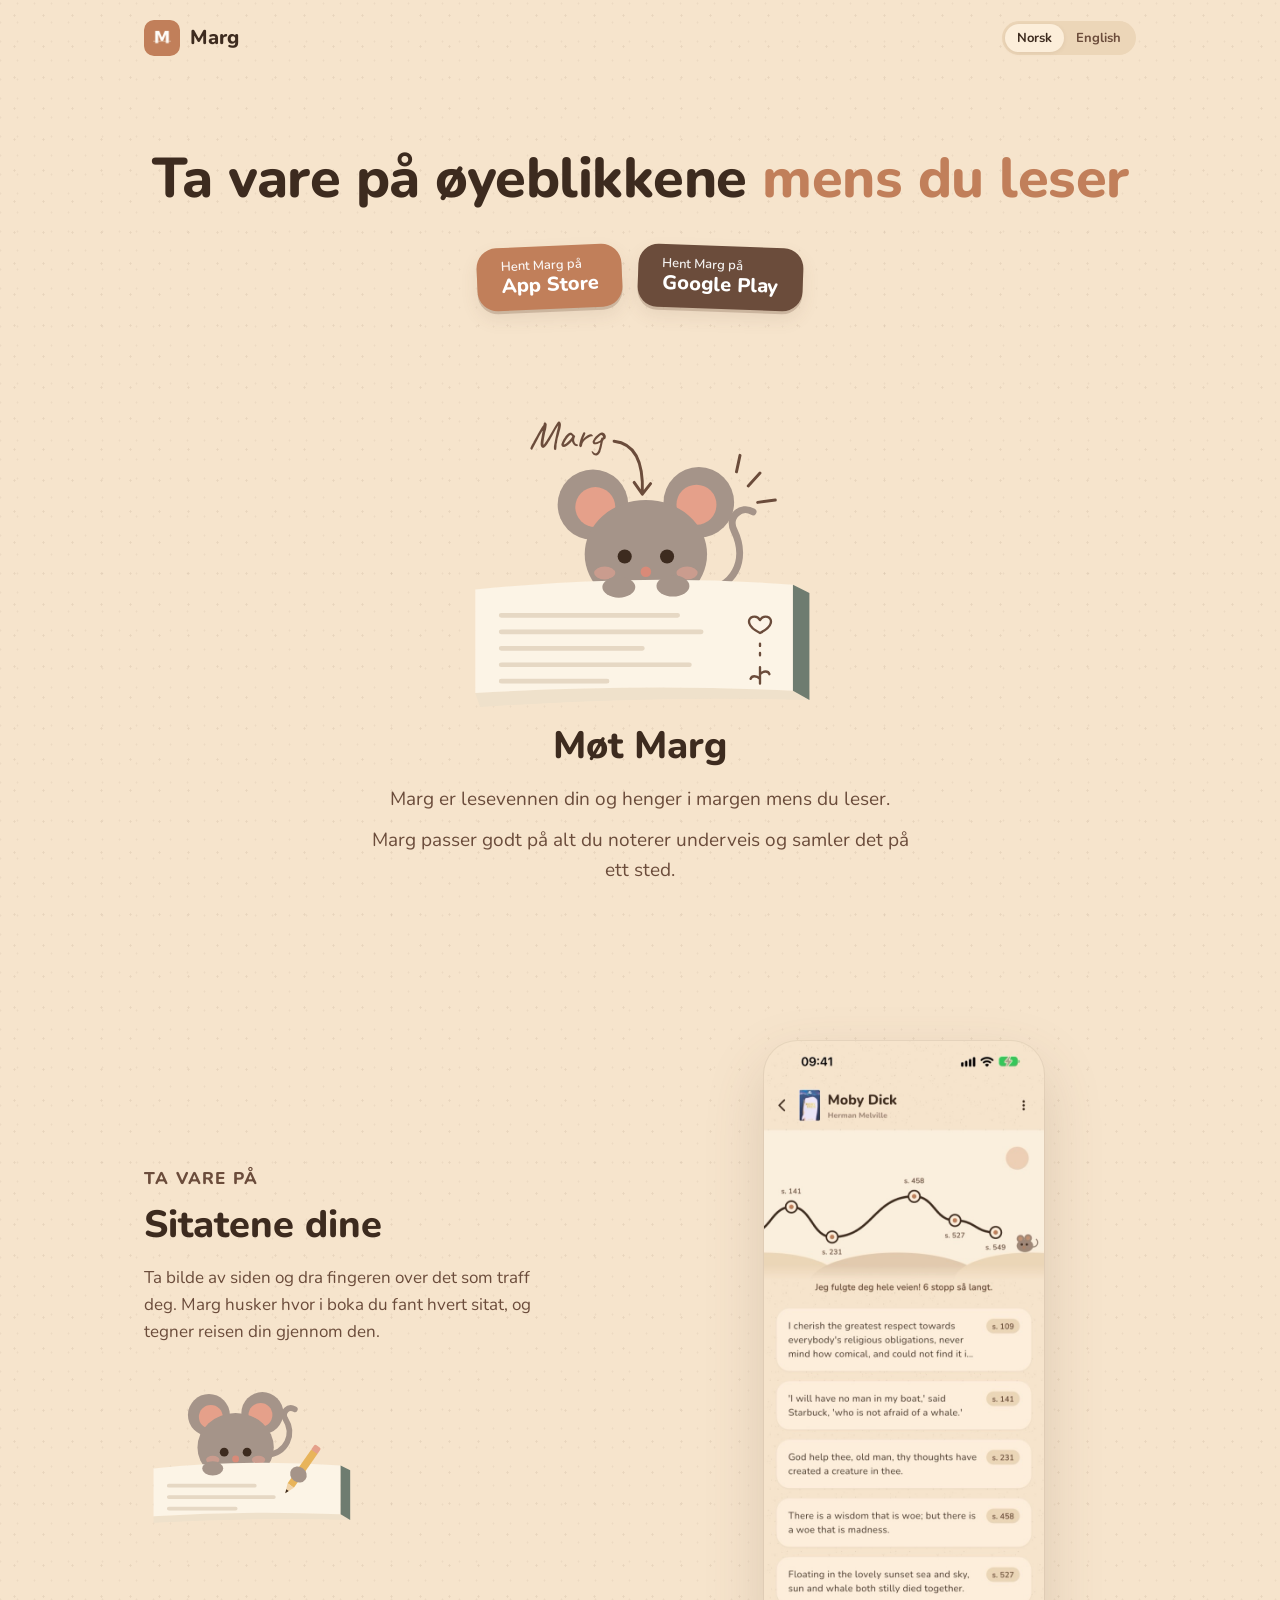
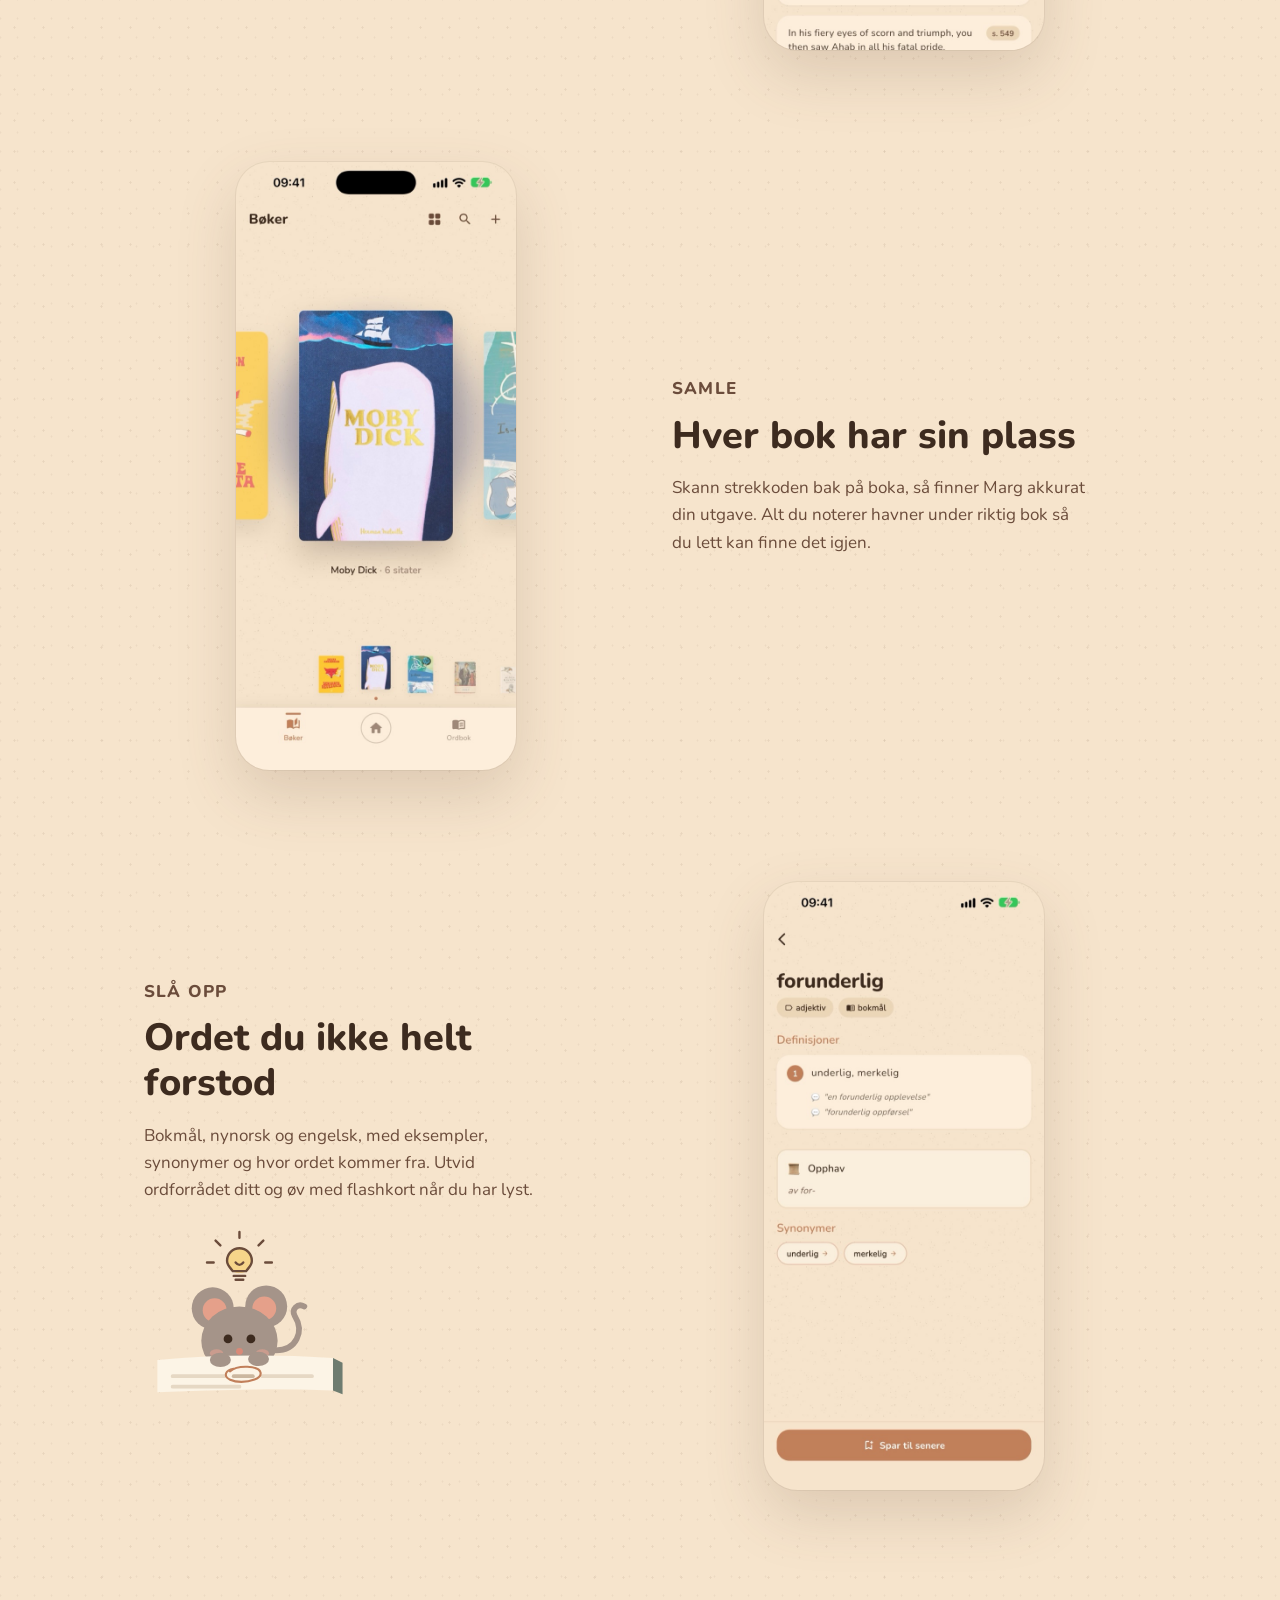
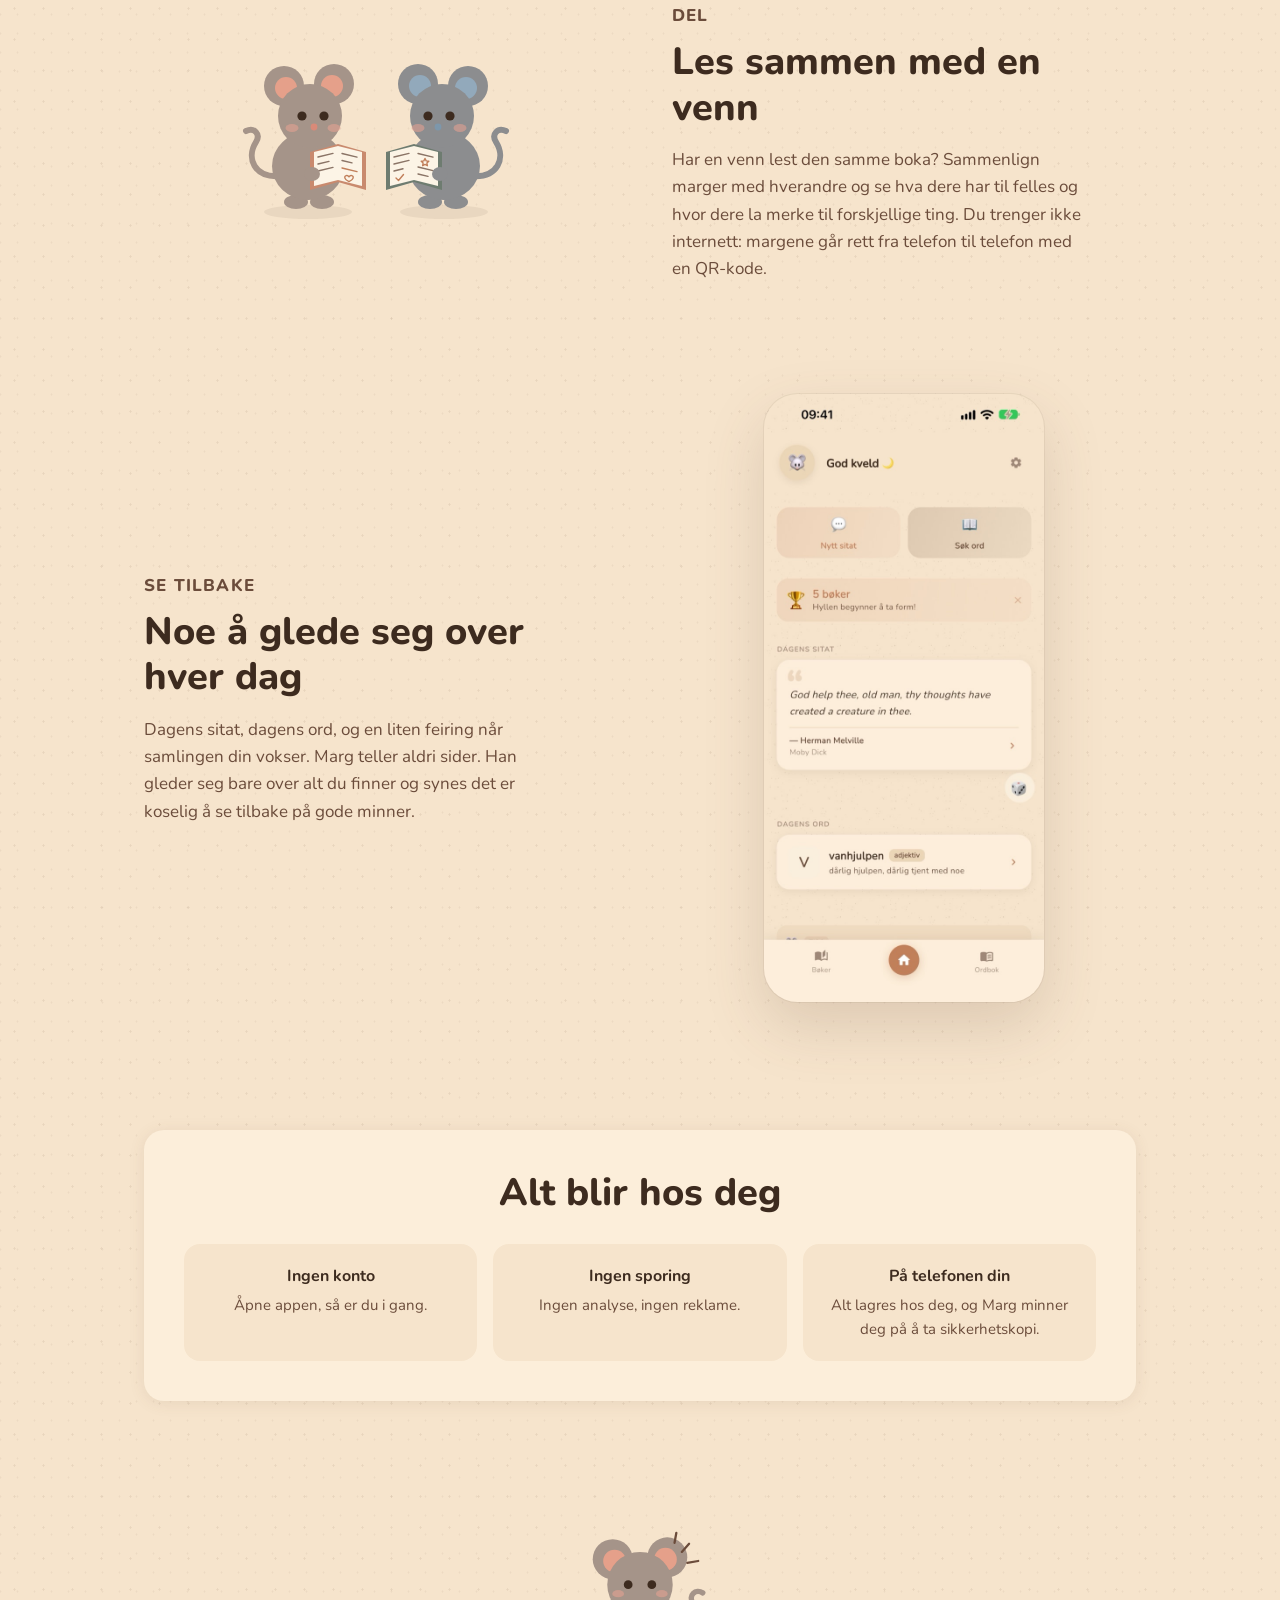
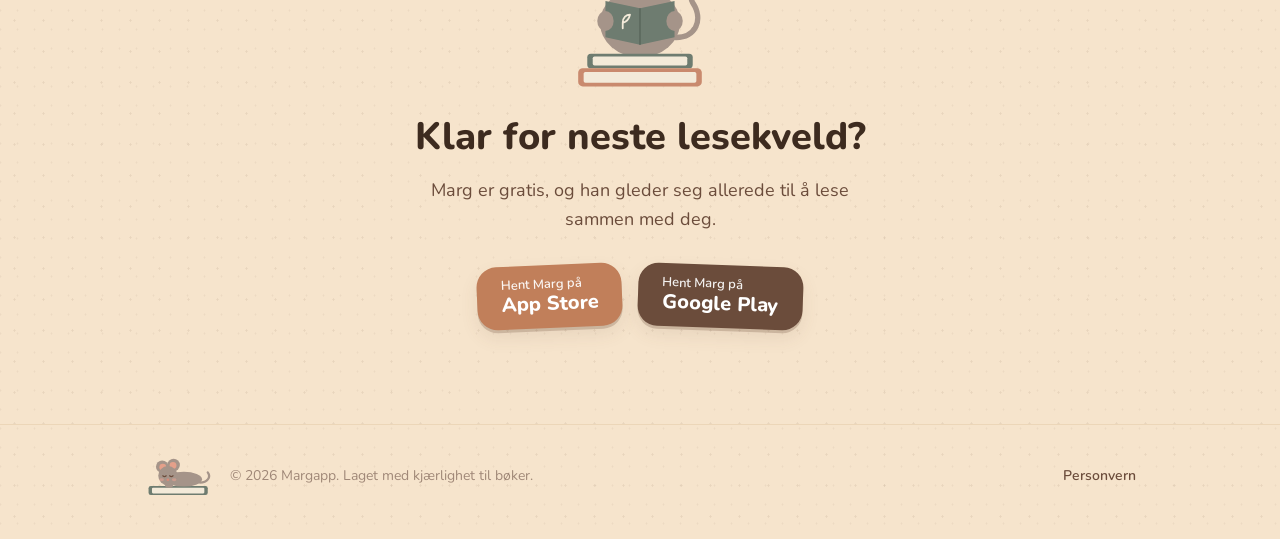
<file: index.html>
<!doctype html>
<html lang="no">
  <head>
    <meta charset="UTF-8" />
    <meta name="viewport" content="width=device-width, initial-scale=1.0" />
    <title>Marg</title>
    <meta
      name="description"
      content="Marg er en liten venn for deg som leser papirbøker. Ta vare på sitatene som stopper deg, slå opp ordene du lurer på, og se reisen din gjennom boka."
    />
    <meta name="theme-color" content="#F6E4CC" />
    <link rel="icon" type="image/x-icon" href="favicon.ico" />
    <link rel="icon" type="image/png" sizes="32x32" href="favicon-32.png" />
    <link rel="apple-touch-icon" sizes="180x180" href="apple-touch-icon.png" />
    <link rel="preconnect" href="https://fonts.googleapis.com" />
    <link rel="preconnect" href="https://fonts.gstatic.com" crossorigin />
    <link
      href="https://fonts.googleapis.com/css2?family=Caveat:wght@600&family=Nunito:ital,wght@0,400;0,600;0,700;0,800;1,400&display=swap"
      rel="stylesheet"
    />
    <link rel="stylesheet" href="marg/marg.css" />
    <style>
      :root {
        --parchment: #f6e4cc;
        --warm-white: #fceeda;
        --ink-brown: #3d2b1f;
        --walnut: #6b4c3b;
        --terracotta: #c17f5a;
        --copper: #d4956a;
        --sand: #ecd6b8;
        --light-sand: #faeedd;
        --sage: #d4e8c2;
        --muted-text: #a08878;
        --card-shadow: rgba(107, 76, 59, 0.1);
      }

      *,
      *::before,
      *::after {
        box-sizing: border-box;
        margin: 0;
        padding: 0;
      }
      html {
        scroll-behavior: smooth;
      }
      body {
        font-family: "Nunito", sans-serif;
        color: var(--ink-brown);
        line-height: 1.6;
        background-color: var(--parchment);
        /* Faint paper specks, like the app's background. */
        background-image:
          radial-gradient(rgba(107, 76, 59, 0.1) 0.8px, transparent 1.4px),
          radial-gradient(rgba(107, 76, 59, 0.07) 0.6px, transparent 1.2px);
        background-size:
          29px 31px,
          17px 19px;
        background-position:
          0 0,
          9px 13px;
        -webkit-font-smoothing: antialiased;
      }
      img {
        display: block;
        max-width: 100%;
      }
      a {
        color: inherit;
      }

      .wrap {
        max-width: 1040px;
        margin: 0 auto;
        padding: 0 24px;
      }

      /* Language: both versions live in the page, the body class picks one. */
      .lang-no [data-lang="en"],
      .lang-en [data-lang="no"] {
        display: none !important;
      }

      /* ── Header ────────────────────────────── */
      header {
        padding: 20px 0;
      }
      header .wrap {
        display: flex;
        align-items: center;
        justify-content: space-between;
        gap: 16px;
      }
      .logo {
        display: flex;
        align-items: center;
        gap: 10px;
        text-decoration: none;
      }
      .logo img {
        width: 36px;
        height: 36px;
        border-radius: 10px;
      }
      .logo span {
        font-size: 20px;
        font-weight: 800;
      }
      .lang-switch {
        display: flex;
        background: var(--sand);
        border-radius: 20px;
        padding: 3px;
      }
      .lang-switch button {
        border: 0;
        background: transparent;
        font: inherit;
        font-size: 13px;
        font-weight: 700;
        color: var(--walnut);
        padding: 4px 12px;
        border-radius: 16px;
        cursor: pointer;
      }
      .lang-switch button[aria-pressed="true"] {
        background: var(--warm-white);
        color: var(--ink-brown);
        box-shadow: 0 1px 4px var(--card-shadow);
      }

      /* ── Screenshots ───────────────────────── */
      .shot {
        width: 280px;
        height: auto;
        /* Matches the corner curve of the phone the screenshots came from. */
        border-radius: 12% / 5.5%;
        box-shadow:
          0 24px 60px rgba(107, 76, 59, 0.18),
          0 0 0 1px rgba(61, 43, 31, 0.06);
        background: var(--warm-white);
      }

      /* ── Hero ──────────────────────────────── */
      .hero {
        padding: 72px 0 96px;
        text-align: center;
      }
      .hero .wrap {
        display: flex;
        flex-direction: column;
        align-items: center;
      }
      /* ── Meet Marg ─────────────────────────── */
      .meet-marg {
        padding: 8px 0 72px;
        text-align: center;
      }
      h1 {
        font-size: clamp(36px, 5.2vw, 56px);
        font-weight: 800;
        line-height: 1.1;
        letter-spacing: -0.5px;
        margin-bottom: 20px;
      }
      h1 em {
        font-style: normal;
        color: var(--terracotta);
        white-space: nowrap;
      }
      .line-gap {
        display: block;
        height: 10px;
      }
      .lede {
        font-size: 19px;
        color: var(--walnut);
        max-width: 560px;
        margin: 0 auto 28px;
      }
      /* Two stickers stuck in the margin, a little askew. */
      .hero .stores {
        justify-content: center;
        margin-top: 12px;
      }
      .stores {
        display: flex;
        flex-wrap: wrap;
        gap: 16px;
        padding-top: 4px;
      }
      .store {
        display: inline-flex;
        align-items: center;
        background: var(--terracotta);
        color: white;
        border-radius: 20px;
        padding: 12px 24px 13px;
        font-size: 20px;
        font-weight: 800;
        line-height: 1.15;
        text-decoration: none;
        box-shadow:
          0 3px 0 rgba(107, 76, 59, 0.25),
          0 8px 18px var(--card-shadow);
        transform: rotate(-2.5deg);
        transition:
          transform 0.35s cubic-bezier(0.34, 1.8, 0.64, 1),
          box-shadow 0.35s ease;
      }
      .store-play {
        background: var(--walnut);
        transform: rotate(2deg);
      }
      .store-text {
        display: flex;
        flex-direction: column;
        align-items: flex-start;
      }
      html.on-ios .store-play,
      html.on-android .store-apple {
        display: none;
      }

      .store:hover,
      .store:focus-visible {
        transform: translateY(-5px) rotate(0deg) scale(1.04);
        box-shadow:
          0 5px 0 rgba(107, 76, 59, 0.2),
          0 14px 24px var(--card-shadow);
      }
      .store:active {
        transform: translateY(0) rotate(0deg) scale(0.96);
        transition-duration: 0.1s;
      }
      .store small {
        font-size: 13px;
        font-weight: 600;
        opacity: 0.92;
      }


      /* ── Features ──────────────────────────── */
      .feature {
        padding: 56px 0;
      }
      .feature .wrap {
        display: grid;
        grid-template-columns: 1fr 1fr;
        gap: 64px;
        align-items: center;
      }
      .feature .shot {
        justify-self: center;
      }
      .feature:nth-of-type(odd) .shot {
        order: -1;
      }
      .feature .shot-scene {
        justify-self: center;
      }
      .feature:nth-of-type(odd) .shot-scene {
        order: -1;
      }
      .eyebrow {
        font-size: 13px;
        font-weight: 800;
        letter-spacing: 1.2px;
        text-transform: uppercase;
        color: var(--terracotta);
        margin-bottom: 10px;
      }
      h2 {
        font-size: clamp(28px, 3.4vw, 38px);
        font-weight: 800;
        line-height: 1.2;
        margin-bottom: 16px;
      }
      .feature p {
        font-size: 17px;
        color: var(--walnut);
        max-width: 420px;
      }

      /* ── Privacy ───────────────────────────── */
      .privacy {
        padding: 72px 0;
      }
      .privacy-card {
        background: var(--warm-white);
        border-radius: 20px;
        padding: 40px;
        box-shadow: 0 2px 16px var(--card-shadow);
        text-align: center;
      }
      .privacy-card h2 {
        margin-bottom: 28px;
      }
      .promises {
        display: grid;
        grid-template-columns: repeat(3, 1fr);
        gap: 16px;
        list-style: none;
      }
      .promises li {
        background: var(--parchment);
        border-radius: 16px;
        padding: 20px 16px;
        font-weight: 700;
      }
      .promises li span {
        display: block;
        font-size: 15px;
        font-weight: 400;
        color: var(--walnut);
        margin-top: 4px;
      }

      /* ── Download ──────────────────────────── */
      .download {
        padding: 48px 0 96px;
        text-align: center;
      }
      .download p {
        font-size: 18px;
        color: var(--walnut);
        margin: 0 auto 28px;
        max-width: 440px;
      }
      .download .stores {
        justify-content: center;
      }

      /* ── Footer ────────────────────────────── */
      footer {
        border-top: 1px solid var(--sand);
        padding: 28px 0 40px;
        font-size: 14px;
        color: var(--muted-text);
      }
      footer .wrap {
        display: flex;
        justify-content: space-between;
        align-items: center;
        gap: 16px;
        flex-wrap: wrap;
      }
      .footer-signature {
        display: flex;
        align-items: center;
        gap: 12px;
      }
      footer a {
        color: var(--walnut);
        text-decoration: none;
        font-weight: 600;
      }
      footer a:hover {
        color: var(--terracotta);
      }

      /* ── Gentle reveal on scroll ───────────── */
      .reveal {
        opacity: 0;
        transform: translateY(20px);
        transition:
          opacity 0.7s ease,
          transform 0.7s cubic-bezier(0.34, 1.3, 0.64, 1);
      }
      .reveal.visible {
        opacity: 1;
        transform: none;
      }
      @media (prefers-reduced-motion: reduce) {
        html {
          scroll-behavior: auto;
        }
        .reveal {
          opacity: 1;
          transform: none;
          transition: none;
        }
        .store,
        .store:hover,
        .store:active {
          transition: none;
        }
      }

      @media (max-width: 760px) {
        .hero {
          padding: 40px 0 56px;
        }
        .feature .wrap {
          grid-template-columns: 1fr;
          gap: 40px;
        }
        .stores {
          gap: 20px 24px;
          margin-bottom: 16px;
        }
        .feature {
          padding: 40px 0;
          text-align: center;
        }
        .feature:nth-of-type(odd) .shot,
        .feature:nth-of-type(odd) .shot-scene {
          order: 0;
        }
        .feature p {
          margin: 0 auto;
        }
        .shot {
          width: 240px;
        }
        .privacy-card {
          padding: 32px 20px;
        }
        .promises {
          grid-template-columns: 1fr;
        }
      }
    </style>
  </head>
  <body class="lang-no">
    <header>
      <div class="wrap">
        <a href="#" class="logo"
          ><img src="images/icon.png" alt="" /><span>Marg</span></a
        >
        <div class="lang-switch" role="group" aria-label="Språk / Language">
          <button type="button" data-set-lang="no" aria-pressed="true">
            Norsk
          </button>
          <button type="button" data-set-lang="en" aria-pressed="false">
            English
          </button>
        </div>
      </div>
    </header>

    <main>
      <section class="hero">
        <div class="wrap">
          <h1>
            <span data-lang="no"
              >Ta vare på øyeblikkene <em>mens du leser</em></span
            >
            <span data-lang="en"
              >Hold on to the moments <em>while you read</em></span
            >
          </h1>
          <div class="stores">
            <a
              class="store store-apple"
              href="https://apps.apple.com/app/id6822649267"
              target="_blank"
              rel="noopener"
            >
              <span class="store-text">
                <small data-lang="no">Hent Marg på</small>
                <small data-lang="en">Get Marg on the</small>
                App Store
              </span>
            </a>
            <a
              class="store store-play"
              href="https://play.google.com/store/apps/details?id=com.margapp.marg"
              target="_blank"
              rel="noopener"
            >
              <span class="store-text">
                <small data-lang="no">Hent Marg på</small>
                <small data-lang="en">Get Marg on</small>
                Google Play
              </span>
            </a>
          </div>
        </div>
      </section>

      <!-- A div, not a section: the feature rows alternate sides by counting sections. -->
      <div class="meet-marg reveal">
        <div class="wrap">
          <div class="marg-spot" data-marg="peek"></div>
          <h2>
            <span data-lang="no">Møt Marg</span>
            <span data-lang="en">Meet Marg</span>
          </h2>
          <p class="lede" data-lang="no">
            Marg er lesevennen din og henger i margen mens du leser.<span class="line-gap"></span>
            Marg passer godt på alt du noterer underveis og samler det på ett
            sted.
          </p>
          <p class="lede" data-lang="en">
            Marg is your reading companion and hangs out in the margin while you
            read.<span class="line-gap"></span>
            He takes good care of everything you note down along the way and
            keeps it all in one place.
          </p>
        </div>
      </div>

      </div>

      <section class="feature reveal">
        <div class="wrap">
          <div>
            <p class="eyebrow">
              <span data-lang="no">Ta vare på</span
              ><span data-lang="en">Keep</span>
            </p>
            <h2>
              <span data-lang="no">Sitatene dine</span>
              <span data-lang="en">Your quotes</span>
            </h2>
            <p data-lang="no">
              Ta bilde av siden og dra fingeren over det som traff deg. Marg
              husker hvor i boka du fant hvert sitat, og tegner reisen din
              gjennom den.
            </p>
            <p data-lang="en">
              Take a photo of the page and run your finger over the part that
              struck you. Marg remembers where in the book you found each quote,
              and draws your journey through it.
            </p>
            <div class="marg-spot" data-marg="writing"></div>
          </div>
          <img
            class="shot"
            src="images/02-bokreise.jpg"
            width="640"
            height="1390"
            loading="lazy"
            alt="Reisen gjennom Moby Dick, med seks sitater langs veien"
          />
        </div>
      </section>

      <section class="feature reveal">
        <div class="wrap">
          <div>
            <p class="eyebrow">
              <span data-lang="no">Samle</span
              ><span data-lang="en">Collect</span>
            </p>
            <h2>
              <span data-lang="no">Hver bok har sin plass</span>
              <span data-lang="en">Every book has its place</span>
            </h2>
            <p data-lang="no">
              Skann strekkoden bak på boka, så finner Marg akkurat din utgave.
              Alt du noterer havner under riktig bok så du lett kan finne det
              igjen.
            </p>
            <p data-lang="en">
              Scan the barcode on the back and Marg finds your exact edition.
              Everything you note down ends up under the right book, so you can
              easily find it again.
            </p>
          </div>
          <img
            class="shot"
            src="images/01-hylle.jpg"
            width="640"
            height="1390"
            loading="lazy"
            alt="Bokhylla i Marg, med Moby Dick fremst"
          />
        </div>
      </section>

      <section class="feature reveal">
        <div class="wrap">
          <div>
            <p class="eyebrow">
              <span data-lang="no">Slå opp</span
              ><span data-lang="en">Look up</span>
            </p>
            <h2>
              <span data-lang="no">Ordet du ikke helt forstod</span>
              <span data-lang="en">That word you didn't quite get</span>
            </h2>
            <p data-lang="no">
              Bokmål, nynorsk og engelsk, med eksempler, synonymer og hvor ordet
              kommer fra. Utvid ordforrådet ditt og øv med flashkort når du har
              lyst.
            </p>
            <p data-lang="en">
              Norwegian Bokmål, Nynorsk and English, with examples, synonyms and
              where the word comes from. Grow your vocabulary and practise with
              flashcards whenever you like.
            </p>
            <div class="marg-spot" data-marg="lightbulb"></div>
          </div>
          <img
            class="shot"
            src="images/05-ordbok.jpg"
            width="640"
            height="1390"
            loading="lazy"
            alt="Ordet «forunderlig» slått opp i ordboka"
          />
        </div>
      </section>

      <section class="feature reveal">
        <div class="wrap">
          <div>
            <p class="eyebrow">
              <span data-lang="no">Del</span
              ><span data-lang="en">Share</span>
            </p>
            <h2>
              <span data-lang="no">Les sammen med en venn</span>
              <span data-lang="en">Read together with a friend</span>
            </h2>
            <p data-lang="no">
              Har en venn lest den samme boka? Sammenlign marger med hverandre og
              se hva dere har til felles og hvor dere la merke til forskjellige
              ting. Du trenger ikke internett: margene går rett fra telefon til
              telefon med en QR&#8209;kode.
            </p>
            <p data-lang="en">
              Has a friend read the same book? Compare margins and see what you
              have in common, and where you noticed different things. No
              internet needed: your margins go straight from phone to phone with
              a QR code.
            </p>
          </div>
          <div class="marg-spot" data-marg="trade"></div>
        </div>
      </section>

      <section class="feature reveal">
        <div class="wrap">
          <div>
            <p class="eyebrow">
              <span data-lang="no">Se tilbake</span
              ><span data-lang="en">Look back</span>
            </p>
            <h2>
              <span data-lang="no">Noe å glede seg over hver dag</span>
              <span data-lang="en">Something to smile about every day</span>
            </h2>
            <p data-lang="no">
              Dagens sitat, dagens ord, og en liten feiring når samlingen din
              vokser. Marg teller aldri sider. Han gleder seg bare over alt du
              finner og synes det er koselig å se tilbake på gode minner.
            </p>
            <p data-lang="en">
              A quote of the day, a word of the day, and a little celebration as
              your collection grows. Marg never counts pages. He's just happy
              about everything you find, and loves looking back on good
              memories.
            </p>
          </div>
          <img
            class="shot"
            src="images/04-hjem.jpg"
            width="640"
            height="1390"
            loading="lazy"
            alt="Hjem-skjermen med dagens sitat og dagens ord"
          />
        </div>
      </section>

      <section class="privacy reveal">
        <div class="wrap">
          <div class="privacy-card">
            <h2>
              <span data-lang="no">Alt blir hos deg</span>
              <span data-lang="en">Everything stays with you</span>
            </h2>
            <ul class="promises">
              <li>
                <strong data-lang="no">Ingen konto</strong>
                <strong data-lang="en">No account</strong>
                <span data-lang="no">Åpne appen, så er du i gang.</span>
                <span data-lang="en">Open the app and you're reading.</span>
              </li>
              <li>
                <strong data-lang="no">Ingen sporing</strong>
                <strong data-lang="en">No tracking</strong>
                <span data-lang="no">Ingen analyse, ingen reklame.</span>
                <span data-lang="en">No analytics, no ads.</span>
              </li>
              <li>
                <strong data-lang="no">På telefonen din</strong>
                <strong data-lang="en">On your phone</strong>
                <span data-lang="no"
                  >Alt lagres hos deg, og Marg minner deg på å ta
                  sikkerhetskopi.</span
                >
                <span data-lang="en"
                  >Everything is stored with you, and Marg reminds you to make
                  a backup.</span
                >
              </li>
            </ul>
          </div>
        </div>
      </section>

      <section class="download reveal" id="download">
        <div class="wrap">
          <div class="marg-spot" data-marg="reading"></div>
          <h2>
            <span data-lang="no">Klar for neste lesekveld?</span>
            <span data-lang="en">Ready for your next reading night?</span>
          </h2>
          <p data-lang="no">
            Marg er gratis, og han gleder seg allerede til å lese sammen med
            deg.
          </p>
          <p data-lang="en">
            Marg is free, and he can't wait to read along with you.
          </p>
          <div class="stores">
            <a
              class="store store-apple"
              href="https://apps.apple.com/app/id6822649267"
              target="_blank"
              rel="noopener"
            >
              <span class="store-text">
                <small data-lang="no">Hent Marg på</small>
                <small data-lang="en">Get Marg on the</small>
                App Store
              </span>
            </a>
            <a
              class="store store-play"
              href="https://play.google.com/store/apps/details?id=com.margapp.marg"
              target="_blank"
              rel="noopener"
            >
              <span class="store-text">
                <small data-lang="no">Hent Marg på</small>
                <small data-lang="en">Get Marg on</small>
                Google Play
              </span>
            </a>
          </div>
        </div>
      </section>
    </main>

    <footer>
      <div class="wrap">
        <span class="footer-signature">
          <span class="marg-spot" data-marg="sleeping"></span>
          <span
            >© 2026 Margapp.
            <span data-lang="no">Laget med kjærlighet til bøker.</span
            ><span data-lang="en">Made with love for books.</span></span
          >
        </span>
        <a href="privacy.html"
          ><span data-lang="no">Personvern</span
          ><span data-lang="en">Privacy</span></a
        >
      </div>
    </footer>

    <script>
      function setLanguage(language) {
        document.body.className = "lang-" + language;
        document.documentElement.lang = language;
        document.querySelectorAll("[data-set-lang]").forEach((button) => {
          button.setAttribute(
            "aria-pressed",
            String(button.dataset.setLang === language),
          );
        });
        try {
          localStorage.setItem("marg-lang", language);
        } catch (error) {}
      }

      document.querySelectorAll("[data-set-lang]").forEach((button) => {
        button.addEventListener("click", () =>
          setLanguage(button.dataset.setLang),
        );
      });

      try {
        const savedLanguage = localStorage.getItem("marg-lang");
        if (savedLanguage === "no" || savedLanguage === "en")
          setLanguage(savedLanguage);
      } catch (error) {}

      // Marg is iPhone-only, but iPads can install iPhone apps too.
      const userAgent = navigator.userAgent;
      const isApple =
        /iPhone|iPad|iPod/.test(userAgent) ||
        (navigator.platform === "MacIntel" && navigator.maxTouchPoints > 1);
      if (isApple) document.documentElement.classList.add("on-ios");
      else if (/Android/.test(userAgent))
        document.documentElement.classList.add("on-android");

      const revealObserver = new IntersectionObserver(
        (entries) => {
          entries.forEach((entry) => {
            if (entry.isIntersecting) {
              entry.target.classList.add("visible");
              revealObserver.unobserve(entry.target);
            }
          });
        },
        { threshold: 0.15 },
      );
      document
        .querySelectorAll(".reveal")
        .forEach((element) => revealObserver.observe(element));
    </script>
    <script src="marg/marg.js"></script>
  </body>
</html>
</file>
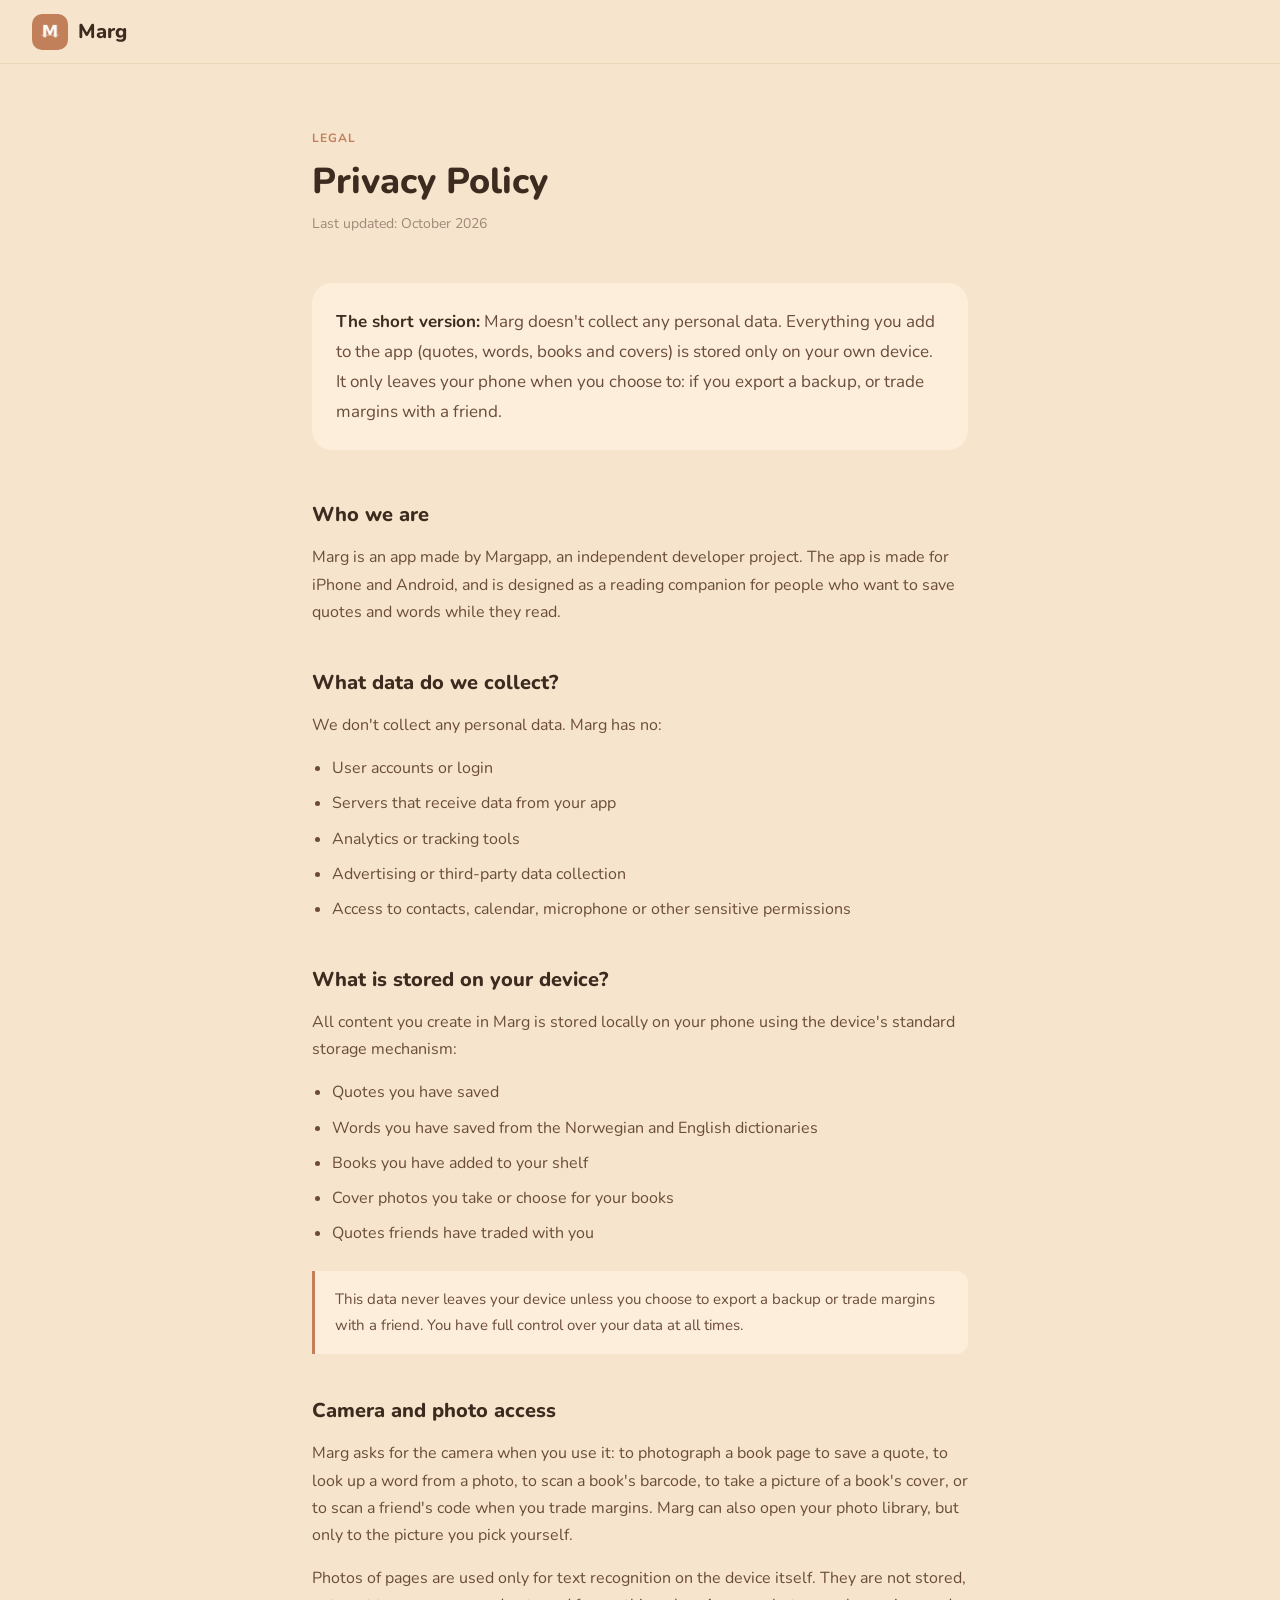
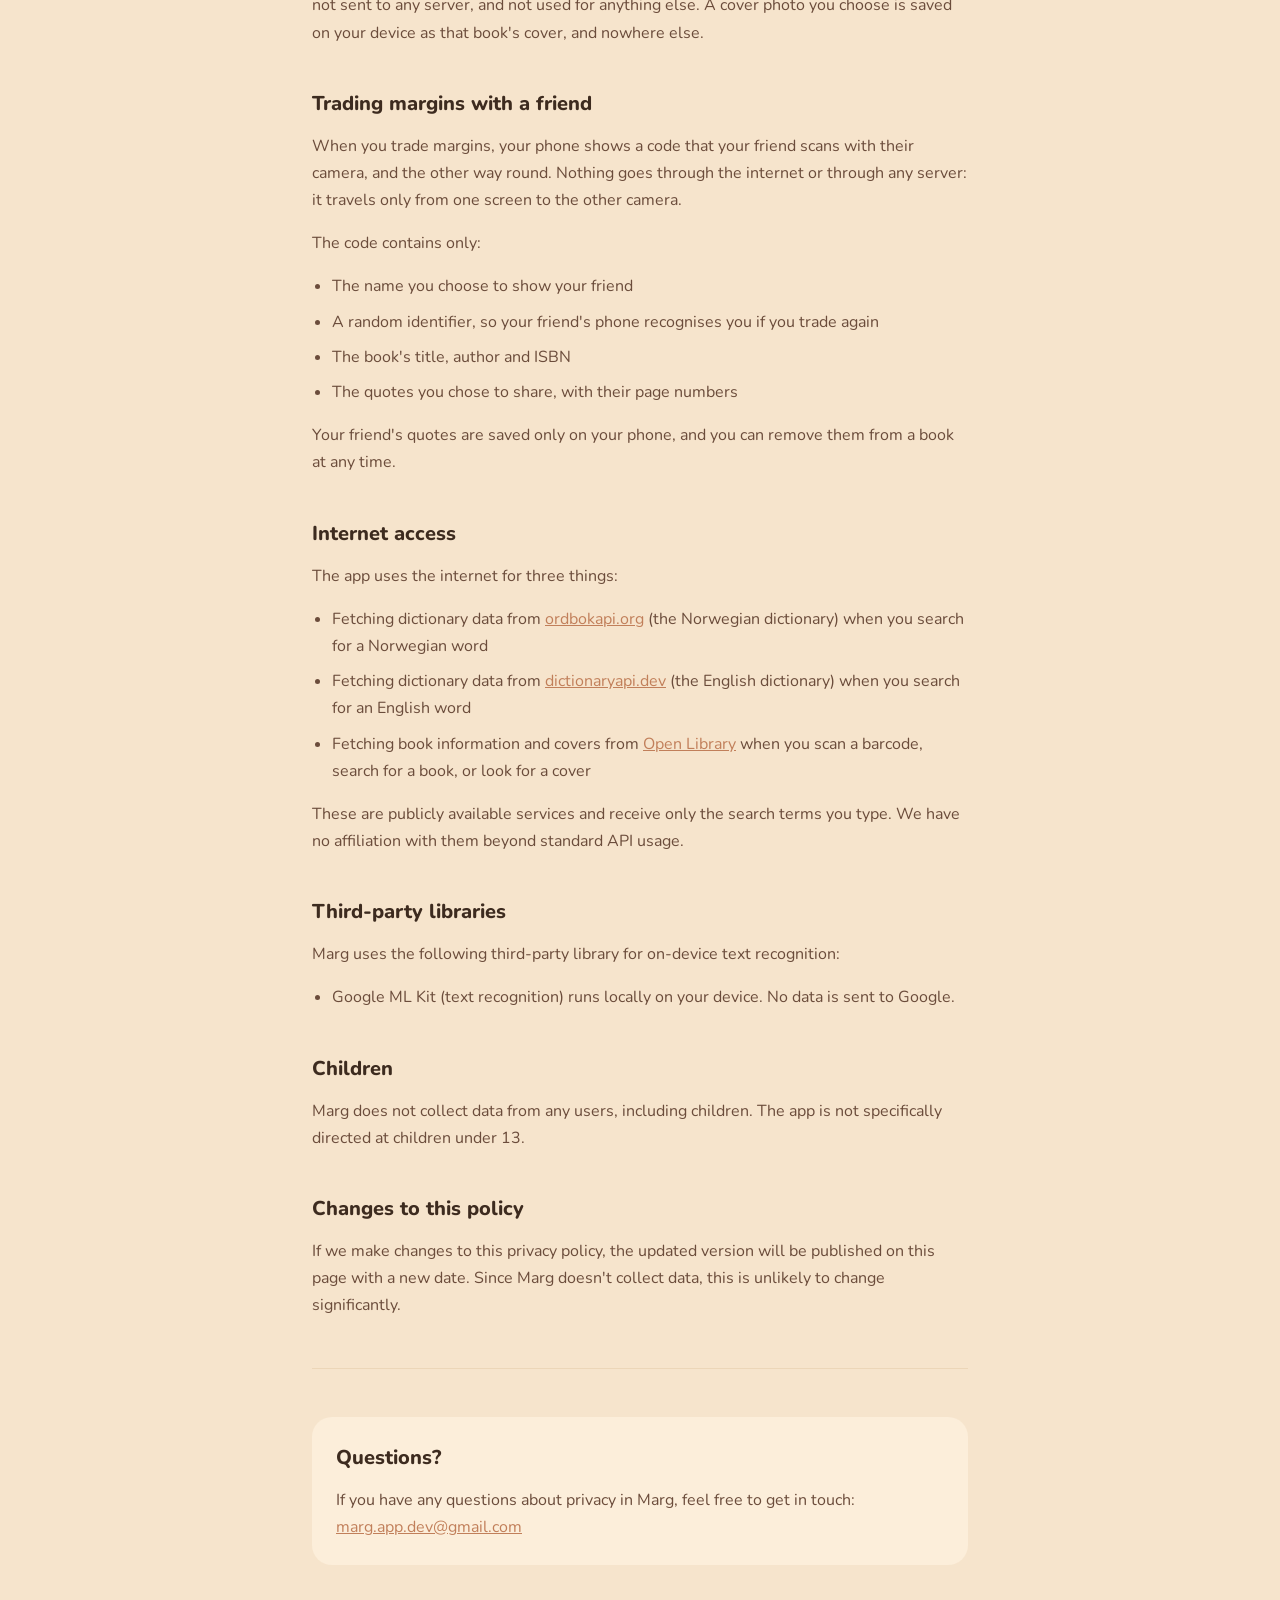
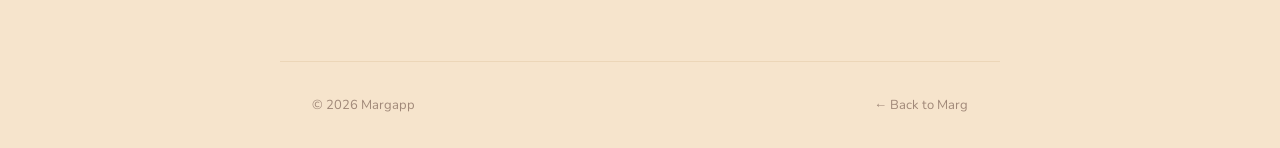
<file: privacy.html>
<!doctype html>
<html lang="en">
  <head>
    <meta charset="UTF-8" />
    <meta name="viewport" content="width=device-width, initial-scale=1.0" />
    <title>Privacy Policy — Marg</title>
    <meta name="description" content="Privacy policy for the Marg app." />
    <link rel="icon" type="image/x-icon" href="favicon.ico" />
    <link rel="icon" type="image/png" sizes="32x32" href="favicon-32.png" />
    <link rel="apple-touch-icon" sizes="180x180" href="apple-touch-icon.png" />
    <link rel="preconnect" href="https://fonts.googleapis.com" />
    <link rel="preconnect" href="https://fonts.gstatic.com" crossorigin />
    <link
      href="https://fonts.googleapis.com/css2?family=Nunito:wght@400;600;700;800&display=swap"
      rel="stylesheet"
    />
    <style>
      *,
      *::before,
      *::after {
        box-sizing: border-box;
        margin: 0;
        padding: 0;
      }

      :root {
        --parchment: #f6e4cc;
        --warm-white: #fceeda;
        --ink: #3d2b1f;
        --walnut: #6b4c3b;
        --terracotta: #c17f5a;
        --sand: #ecd6b8;
        --muted: #a08878;
      }

      body {
        font-family: "Nunito", sans-serif;
        background: var(--parchment);
        color: var(--ink);
        line-height: 1.7;
      }

      nav {
        border-bottom: 1px solid var(--sand);
        padding: 0 2rem;
        height: 64px;
        display: flex;
        align-items: center;
      }

      .nav-logo {
        display: flex;
        align-items: center;
        gap: 10px;
        text-decoration: none;
      }

      .nav-logo img {
        width: 36px;
        height: 36px;
        border-radius: 10px;
        display: block;
      }

      .nav-logo-text {
        font-size: 20px;
        font-weight: 800;
        color: var(--ink);
      }

      .container {
        max-width: 720px;
        margin: 0 auto;
        padding: 64px 2rem 96px;
      }

      .page-label {
        font-size: 12px;
        font-weight: 700;
        color: var(--terracotta);
        letter-spacing: 1px;
        text-transform: uppercase;
        margin-bottom: 12px;
      }

      h1 {
        font-size: 36px;
        font-weight: 800;
        color: var(--ink);
        margin-bottom: 8px;
        line-height: 1.2;
      }

      .updated {
        font-size: 14px;
        color: var(--muted);
        margin-bottom: 48px;
      }

      .intro {
        font-size: 17px;
        color: var(--walnut);
        line-height: 1.75;
        margin-bottom: 48px;
        padding: 24px;
        background: var(--warm-white);
        border-radius: 20px;
      }

      .intro strong {
        color: var(--ink);
        font-weight: 700;
      }

      h2 {
        font-size: 20px;
        font-weight: 800;
        color: var(--ink);
        margin: 40px 0 12px;
      }

      p {
        font-size: 16px;
        color: var(--walnut);
        margin-bottom: 16px;
      }

      ul {
        margin: 0 0 16px 20px;
      }

      ul li {
        font-size: 16px;
        color: var(--walnut);
        margin-bottom: 8px;
      }

      .highlight {
        background: var(--warm-white);
        border-left: 3px solid var(--terracotta);
        border-radius: 0 12px 12px 0;
        padding: 16px 20px;
        margin: 24px 0;
        font-size: 15px;
        color: var(--walnut);
      }

      hr {
        border: none;
        border-top: 1px solid var(--sand);
        margin: 48px 0;
      }

      .contact {
        background: var(--warm-white);
        border-radius: 20px;
        padding: 24px;
      }

      .contact p {
        margin: 0;
      }

      a {
        color: var(--terracotta);
      }

      footer {
        border-top: 1px solid var(--sand);
        padding: 32px 2rem;
        display: flex;
        align-items: center;
        justify-content: space-between;
        max-width: 720px;
        margin: 0 auto;
      }

      .footer-copy {
        font-size: 13px;
        color: var(--muted);
      }

      .footer-link {
        font-size: 13px;
        color: var(--muted);
        text-decoration: none;
      }

      .footer-link:hover {
        color: var(--terracotta);
      }
    </style>
  </head>

  <body>
    <nav>
      <a href="index.html" class="nav-logo">
        <img src="images/icon.png" alt="" />
        <span class="nav-logo-text">Marg</span>
      </a>
    </nav>

    <div class="container">
      <p class="page-label">Legal</p>
      <h1>Privacy Policy</h1>
      <p class="updated">Last updated: October 2026</p>

      <div class="intro">
        <strong>The short version:</strong> Marg doesn't collect any personal
        data. Everything you add to the app (quotes, words, books and covers) is
        stored only on your own device. It only leaves your phone when you choose
        to: if you export a backup, or trade margins with a friend.
      </div>

      <h2>Who we are</h2>
      <p>
        Marg is an app made by Margapp, an independent developer project. The
        app is made for iPhone and Android, and is designed as a reading
        companion for people who want to save quotes and words while they read.
      </p>

      <h2>What data do we collect?</h2>
      <p>We don't collect any personal data. Marg has no:</p>
      <ul>
        <li>User accounts or login</li>
        <li>Servers that receive data from your app</li>
        <li>Analytics or tracking tools</li>
        <li>Advertising or third-party data collection</li>
        <li>
          Access to contacts, calendar, microphone or other sensitive
          permissions
        </li>
      </ul>

      <h2>What is stored on your device?</h2>
      <p>
        All content you create in Marg is stored locally on your phone using the
        device's standard storage mechanism:
      </p>
      <ul>
        <li>Quotes you have saved</li>
        <li>Words you have saved from the Norwegian and English dictionaries</li>
        <li>Books you have added to your shelf</li>
        <li>Cover photos you take or choose for your books</li>
        <li>Quotes friends have traded with you</li>
      </ul>

      <div class="highlight">
        This data never leaves your device unless you choose to export a backup
        or trade margins with a friend. You have full control over your data at
        all times.
      </div>

      <h2>Camera and photo access</h2>
      <p>
        Marg asks for the camera when you use it: to photograph a book page to
        save a quote, to look up a word from a photo, to scan a book's barcode,
        to take a picture of a book's cover, or to scan a friend's code when you
        trade margins. Marg can also open your photo
        library, but only to the picture you pick yourself.
      </p>
      <p>
        Photos of pages are used only for text recognition on the device itself.
        They are not stored, not sent to any server, and not used for anything
        else. A cover photo you choose is saved on your device as that book's
        cover, and nowhere else.
      </p>

      <h2>Trading margins with a friend</h2>
      <p>
        When you trade margins, your phone shows a code that your friend scans
        with their camera, and the other way round. Nothing goes through the
        internet or through any server: it travels only from one screen to the
        other camera.
      </p>
      <p>The code contains only:</p>
      <ul>
        <li>The name you choose to show your friend</li>
        <li>
          A random identifier, so your friend's phone recognises you if you
          trade again
        </li>
        <li>The book's title, author and ISBN</li>
        <li>The quotes you chose to share, with their page numbers</li>
      </ul>
      <p>
        Your friend's quotes are saved only on your phone, and you can remove
        them from a book at any time.
      </p>

      <h2>Internet access</h2>
      <p>The app uses the internet for three things:</p>
      <ul>
        <li>
          Fetching dictionary data from
          <a href="https://ordbokapi.org" target="_blank">ordbokapi.org</a> (the
          Norwegian dictionary) when you search for a Norwegian word
        </li>
        <li>
          Fetching dictionary data from
          <a href="https://dictionaryapi.dev" target="_blank"
            >dictionaryapi.dev</a
          >
          (the English dictionary) when you search for an English word
        </li>
        <li>
          Fetching book information and covers from
          <a href="https://openlibrary.org" target="_blank">Open Library</a>
          when you scan a barcode, search for a book, or look for a cover
        </li>
      </ul>
      <p>
        These are publicly available services and receive only the search terms
        you type. We have no affiliation with them beyond standard API usage.
      </p>

      <h2>Third-party libraries</h2>
      <p>
        Marg uses the following third-party library for on-device text
        recognition:
      </p>
      <ul>
        <li>
          Google ML Kit (text recognition) runs locally on your device. No data
          is sent to Google.
        </li>
      </ul>

      <h2>Children</h2>
      <p>
        Marg does not collect data from any users, including children. The app
        is not specifically directed at children under 13.
      </p>

      <h2>Changes to this policy</h2>
      <p>
        If we make changes to this privacy policy, the updated version will be
        published on this page with a new date. Since Marg doesn't collect data,
        this is unlikely to change significantly.
      </p>

      <hr />

      <div class="contact">
        <h2 style="margin-top: 0">Questions?</h2>
        <p>
          If you have any questions about privacy in Marg, feel free to get in
          touch:
          <a href="mailto:marg.app.dev@gmail.com">marg.app.dev@gmail.com</a>
        </p>
      </div>
    </div>

    <footer>
      <span class="footer-copy">© 2026 Margapp</span>
      <a href="index.html" class="footer-link">← Back to Marg</a>
    </footer>
  </body>
</html>
</file>
<file: marg/marg.css>
/* Marg is drawn in SVG so his parts can move: he blinks, sways his
   tail and twitches an ear. Scenes wake up when they scroll into view. */
.marg-scene {
  display: block;
  margin: 0 auto;
  overflow: visible;
}
.marg-scene .fur {
  fill: #a59489;
}
.marg-scene .ear-inside {
  fill: #e5a08a;
}
.marg-scene .cheek {
  fill: #eaa391;
  opacity: 0.55;
}
.marg-scene .nose {
  fill: #d98a78;
}
.marg-scene .eye {
  fill: var(--ink-brown);
}
.marg-scene .tail {
  fill: none;
  stroke: #a59489;
  stroke-width: 6;
  stroke-linecap: round;
}
.marg-scene .page {
  fill: #fcf4e6;
}
.marg-scene .page-edge {
  fill: #efe1cb;
}
.marg-scene .cover {
  fill: #6e7c70;
}
.marg-scene .text-line {
  stroke: #e6d8c4;
  stroke-width: 4;
  stroke-linecap: round;
}
.marg-scene .ink {
  fill: none;
  stroke: var(--walnut);
  stroke-width: 2.5;
  stroke-linecap: round;
  stroke-linejoin: round;
}
.marg-scene .handwriting {
  font-family: "Caveat", cursive;
  font-size: 34px;
  fill: var(--walnut);
}
.marg-scene .eye,
.marg-scene .ear,
.marg-scene .tail,
.marg-scene .marg,
.marg-scene .heart,
.marg-scene .sparkles,
.marg-scene .gaze {
  transform-box: fill-box;
}

.eye {
  transform-origin: center;
  animation: marg-blink 4.6s infinite;
}
@keyframes marg-blink {
  0%,
  93%,
  100% {
    transform: scaleY(1);
  }
  96% {
    transform: scaleY(0.1);
  }
}
.tail {
  transform-origin: 0% 100%;
  animation: marg-tail 2.6s ease-in-out infinite alternate;
}
@keyframes marg-tail {
  from {
    transform: rotate(-7deg);
  }
  to {
    transform: rotate(7deg);
  }
}
.ear.twitchy {
  transform-origin: 70% 90%;
  animation: marg-ear 6.5s infinite;
}
@keyframes marg-ear {
  0%,
  88%,
  100% {
    transform: rotate(0);
  }
  91% {
    transform: rotate(-12deg);
  }
  95% {
    transform: rotate(5deg);
  }
}

/* Peeking over the book */
.peek-scene {
  width: min(400px, 86vw);
  margin-bottom: 16px;
  cursor: pointer;
  -webkit-tap-highlight-color: transparent;
}
.peek-scene .book,
.peek-scene .marg,
.peek-scene .paws,
.peek-scene .sparkles,
.peek-scene .label {
  transition:
    transform 0.7s cubic-bezier(0.34, 1.5, 0.64, 1),
    opacity 0.4s ease;
}
.peek-scene:not(.awake) .book {
  opacity: 0;
  transform: translateY(24px);
}
.peek-scene:not(.awake) .marg {
  opacity: 0;
  transform: translateY(90px);
}
.peek-scene:not(.awake) .paws,
.peek-scene:not(.awake) .label {
  opacity: 0;
}
.peek-scene:not(.awake) .sparkles {
  opacity: 0;
  transform: scale(0.3);
}
.peek-scene .marg {
  transition-delay: 0.5s;
}
.peek-scene .paws {
  transition-delay: 0.85s;
}
.peek-scene .sparkles {
  transform-origin: 0% 100%;
  transition-delay: 1s;
}
.peek-scene .label {
  transition-delay: 1.3s;
}
.peek-scene .arrow {
  stroke-dasharray: 90;
  stroke-dashoffset: 90;
}
.peek-scene.awake .arrow {
  stroke-dashoffset: 0;
  transition: stroke-dashoffset 0.7s ease 1.5s;
}
.peek-scene .heart {
  fill: var(--terracotta);
  opacity: 0;
  transform-origin: center;
}
.peek-scene.hop .marg-body {
  animation: marg-hop 0.55s cubic-bezier(0.34, 1.5, 0.64, 1);
}
.peek-scene.hop .heart {
  animation: marg-heart 1.1s ease-out;
}
@keyframes marg-hop {
  40% {
    transform: translateY(-16px);
  }
}
@keyframes marg-heart {
  0% {
    opacity: 0;
    transform: translateY(10px) scale(0.4);
  }
  25% {
    opacity: 1;
    transform: translateY(-6px) scale(1.1);
  }
  100% {
    opacity: 0;
    transform: translateY(-46px) scale(1);
  }
}

/* Small scenes under the feature texts */
.vignette {
  width: min(210px, 58vw);
  margin: 28px 0 0;
}

/* Writing a heart in the margin */
.writing-scene .gaze {
  transform: translateY(3px);
}
.writing-scene .margin-heart {
  stroke-dasharray: 60;
  stroke-dashoffset: 60;
  animation: marg-draw-heart 4.5s ease-in-out infinite;
}
@keyframes marg-draw-heart {
  0%,
  8% {
    stroke-dashoffset: 60;
    opacity: 1;
  }
  48%,
  80% {
    stroke-dashoffset: 0;
    opacity: 1;
  }
  92%,
  100% {
    stroke-dashoffset: 0;
    opacity: 0;
  }
}
.writing-scene .pencil {
  transform-box: fill-box;
  animation: marg-scribble 4.5s ease-in-out infinite;
}
@keyframes marg-scribble {
  0%,
  8%,
  48%,
  100% {
    transform: translate(0, 0);
  }
  18% {
    transform: translate(-3px, -4px);
  }
  28% {
    transform: translate(3px, 2px);
  }
  38% {
    transform: translate(-2px, 4px);
  }
}

/* A lightbulb moment over a new word */
.lightbulb-scene .gaze {
  transform: translateY(-2px);
}
.lightbulb-scene .bulb,
.lightbulb-scene .rays {
  transform-box: fill-box;
  transform-origin: 50% 100%;
  transition:
    transform 0.6s cubic-bezier(0.34, 1.8, 0.64, 1),
    opacity 0.4s ease;
}
.lightbulb-scene:not(.awake) .bulb {
  opacity: 0;
  transform: scale(0.2);
}
.lightbulb-scene:not(.awake) .rays {
  opacity: 0;
}
.lightbulb-scene .bulb {
  transition-delay: 0.4s;
}
.lightbulb-scene .rays {
  transition-delay: 0.8s;
}
.lightbulb-scene .word {
  stroke: #cbb79f;
}
.lightbulb-scene .word-circle {
  stroke: var(--terracotta);
  stroke-width: 2.2;
  stroke-dasharray: 90;
  stroke-dashoffset: 90;
}
.lightbulb-scene.awake .word-circle {
  stroke-dashoffset: 0;
  transition: stroke-dashoffset 0.8s ease 1.1s;
}
.lightbulb-scene.awake .rays {
  transform-origin: center;
  animation: marg-rays 3.2s ease-in-out 1.6s infinite;
}
@keyframes marg-rays {
  0%,
  70%,
  100% {
    transform: scale(1);
  }
  80% {
    transform: scale(1.15);
  }
}
.lightbulb-scene .glass {
  fill: #f6d58a;
}

/* Asleep on a book in the footer */
.sleeping-scene {
  width: 74px;
  margin: 0;
  flex-shrink: 0;
}
.sleeping-scene .sleeper {
  transform-box: fill-box;
  transform-origin: 50% 100%;
  animation: marg-breathe 3.2s ease-in-out infinite alternate;
}
@keyframes marg-breathe {
  to {
    transform: scaleY(1.04);
  }
}
.sleeping-scene .snore {
  font-family: "Caveat", cursive;
  fill: var(--walnut);
  opacity: 0;
  animation: marg-snore 3.6s ease-out infinite;
}
.sleeping-scene .snore:nth-of-type(2) {
  animation-delay: 1.2s;
}
.sleeping-scene .snore:nth-of-type(3) {
  animation-delay: 2.4s;
}
@keyframes marg-snore {
  0% {
    opacity: 0;
    transform: translate(0, 6px);
  }
  30% {
    opacity: 1;
  }
  100% {
    opacity: 0;
    transform: translate(10px, -14px);
  }
}

/* Reading on a stack of books */
.reading-scene {
  width: min(200px, 56vw);
  margin-bottom: 20px;
}
.reading-scene .gaze {
  animation: marg-gaze 7s ease-in-out infinite;
}
@keyframes marg-gaze {
  0%,
  62%,
  100% {
    transform: translateY(4px);
  }
  68%,
  90% {
    transform: translateY(-1px);
  }
}
.reading-scene .sparkles {
  transform-origin: 0% 100%;
  animation: marg-notice 7s ease-out infinite;
}
@keyframes marg-notice {
  0%,
  66%,
  92%,
  100% {
    opacity: 0;
    transform: scale(0.4);
  }
  70%,
  86% {
    opacity: 1;
    transform: scale(1);
  }
}

@media (prefers-reduced-motion: reduce) {
  .marg-scene *,
  .marg-scene .arrow {
    animation: none !important;
    transition: none !important;
  }
  .peek-scene .arrow,
  .lightbulb-scene .word-circle {
    stroke-dashoffset: 0;
  }
}

@media (max-width: 760px) {
  .vignette {
    margin: 24px auto 0;
  }
}

/* Two Margs trading margins: they walk in from each side with their notes.
   The friend is tinted like in the app. */
.trade-scene {
  width: min(360px, 86vw);
}
.trade-scene .fur.friend {
  fill: #8c8d8f;
}
.trade-scene .ear-inside.friend {
  fill: #92a9bb;
}
.trade-scene .nose.friend {
  fill: #7d97ab;
}
.trade-scene .tail.friend {
  stroke: #8c8d8f;
}
.trade-scene .walker,
.trade-scene .waddle {
  transform-box: fill-box;
}
.trade-scene .walker {
  transition:
    transform 1.2s cubic-bezier(0.25, 0.8, 0.35, 1),
    opacity 0.4s ease;
}
.trade-scene:not(.awake) .from-left {
  opacity: 0;
  transform: translateX(-80px);
}
.trade-scene:not(.awake) .from-right {
  opacity: 0;
  transform: translateX(80px);
}
.trade-scene.awake .waddle {
  transform-origin: 50% 100%;
  animation: marg-waddle 0.3s ease-in-out 4 alternate;
}
@keyframes marg-waddle {
  from {
    transform: rotate(-4deg);
  }
  to {
    transform: translateY(-4px) rotate(4deg);
  }
}
.trade-scene .notes {
  fill: none;
  stroke: #8a7466;
  stroke-width: 1.4;
  stroke-linecap: round;
  stroke-linejoin: round;
}
.trade-scene .notes.accent {
  stroke: var(--terracotta);
}
</file>
